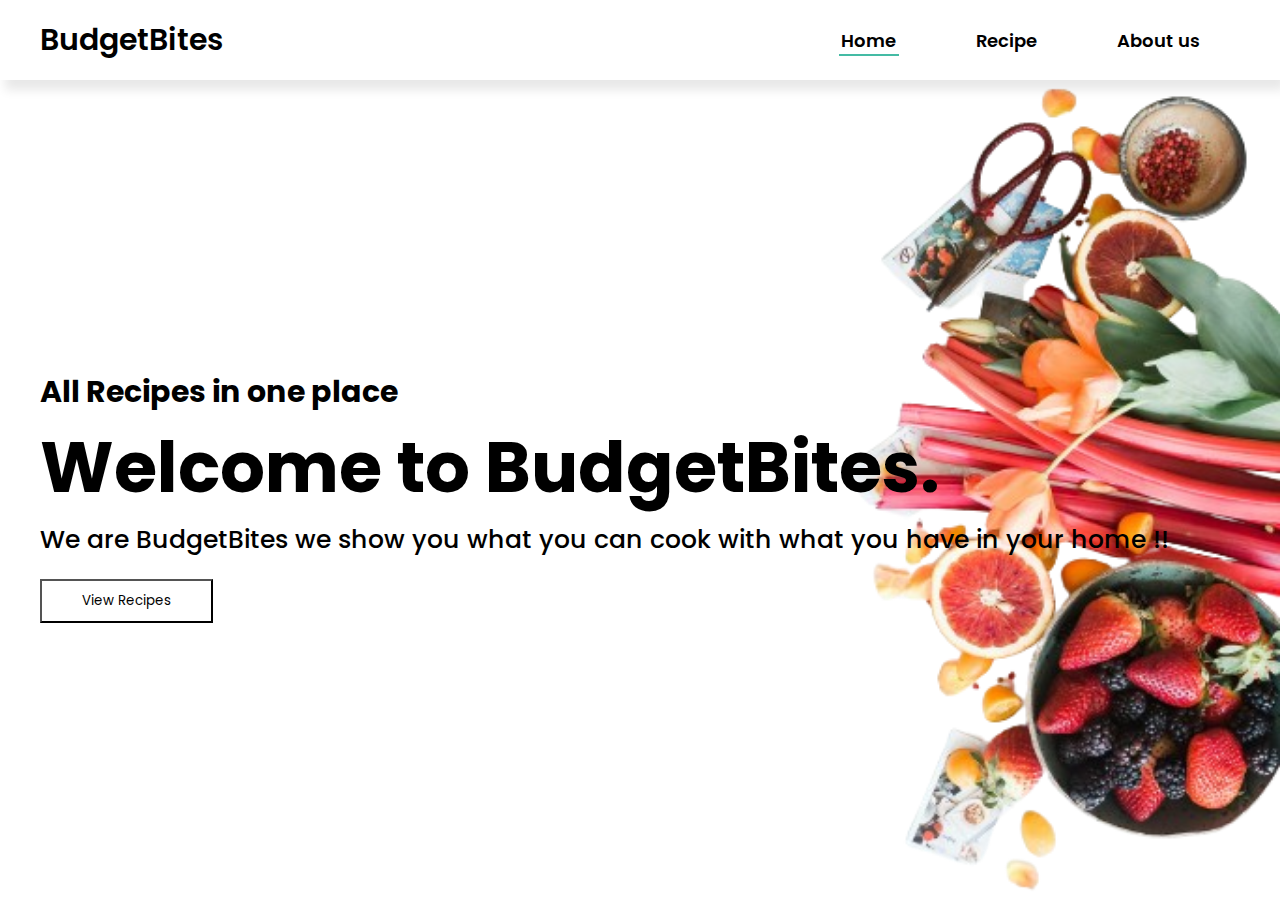
<file: budgetbites/index.html>
<!DOCTYPE html>
<html lang="en">
<head>
    <meta charset="UTF-8">
    <meta name="viewport" content="width=device-width, initial-scale=1.0">
    <title>Budget Bites</title>
    <link rel="stylesheet" href="styles.css">
    <link href='https://unpkg.com/boxicons@2.1.4/css/boxicons.min.css' rel='stylesheet'>

</head>
<body>
    <header id="header">
        <a href="index.html" class="logo">BudgetBites</a>
        <nav class="nav">
            <ul class="navmenu">
                <li><a href="#" class="active">Home</a></li>
                <li><a href="reciepe.html">Recipe </a></li>
                <li><a href="aboutus.html" >About us</a></li>
            </ul>
        </nav>
        <div class="mobile-view">
            <i class='bx bx-menu menu' id="menu"></i>
           
        </div>
    </header>
    <section id="hero">
        <div class="hero-text">
        <h5>All Recipes in one place</h5>
        <h2>Welcome to BudgetBites.</h2>

        <p>We are BudgetBites we show you what you can cook with what you have in your home !!
        </p>
        <button>View Recipes</button>
        
    </div>
    
    
    </section>


</body>
<script src="script.js"></script>
</html>
</file>
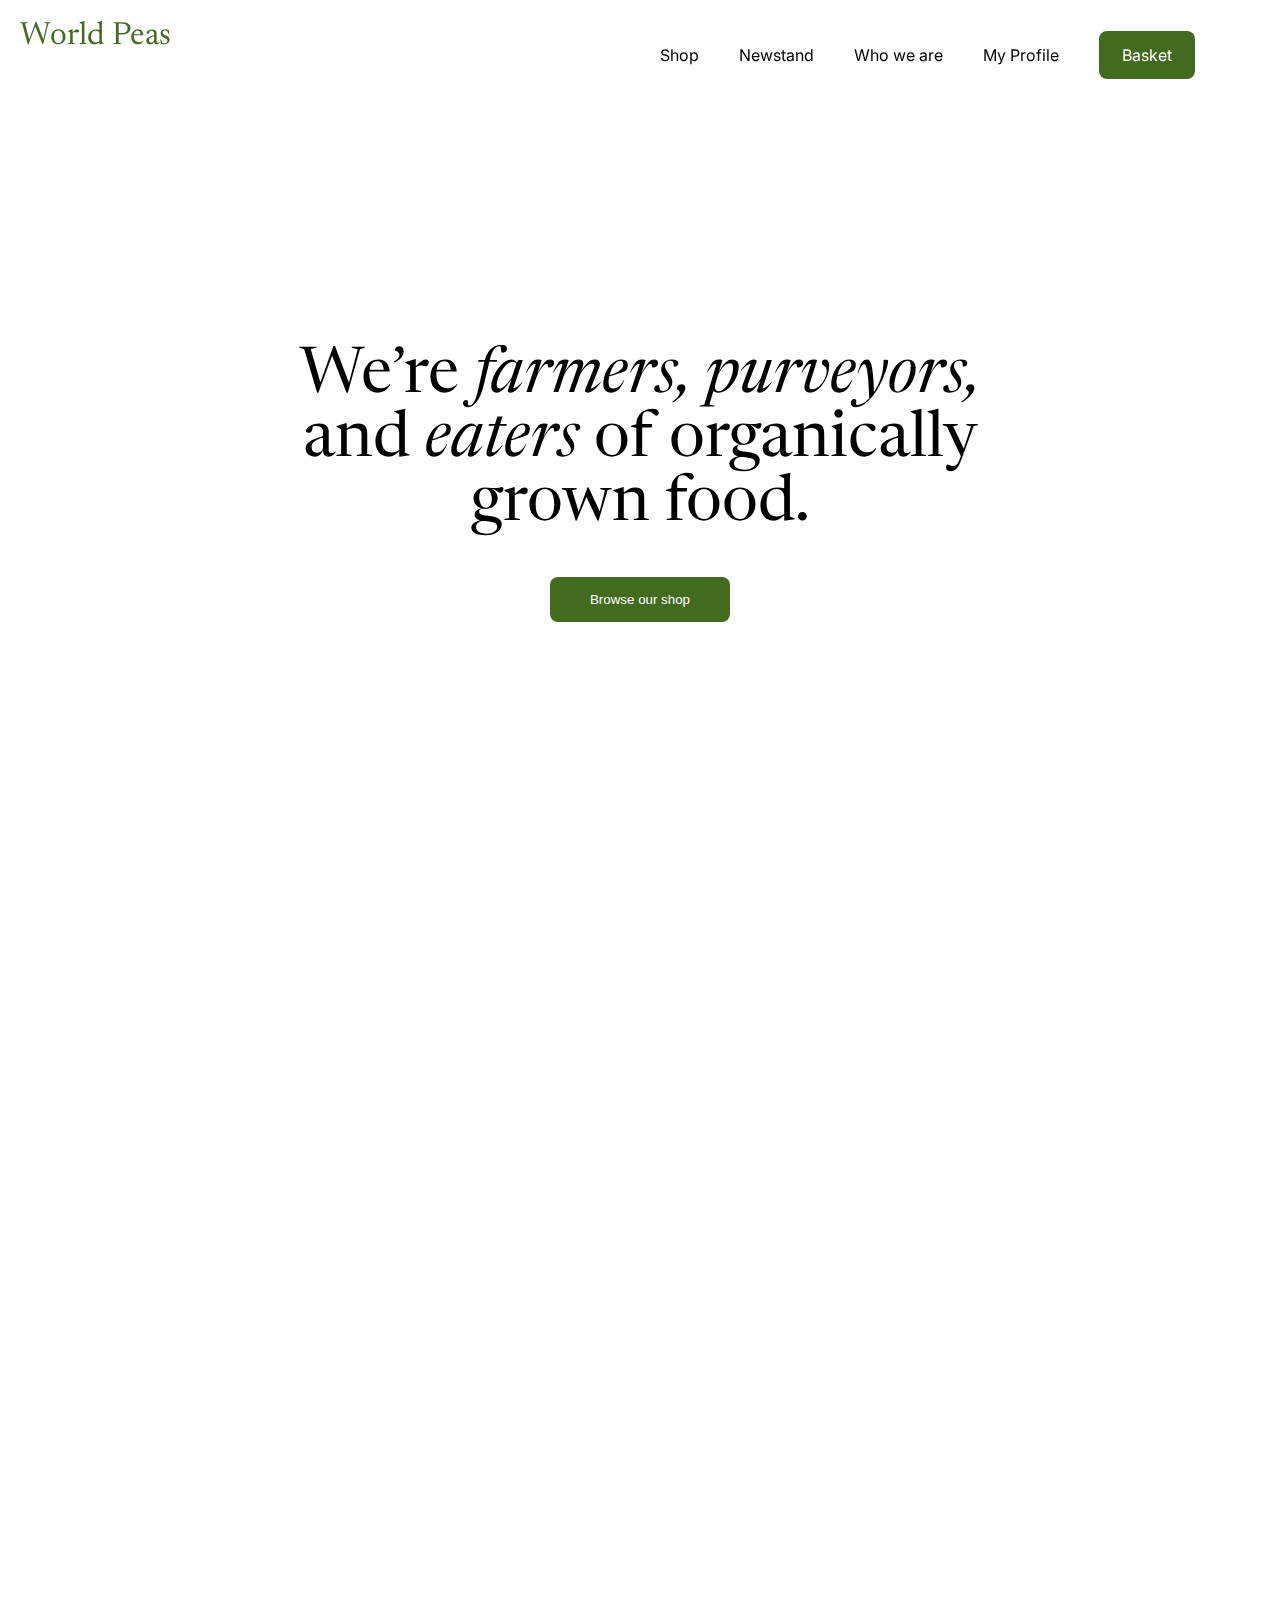
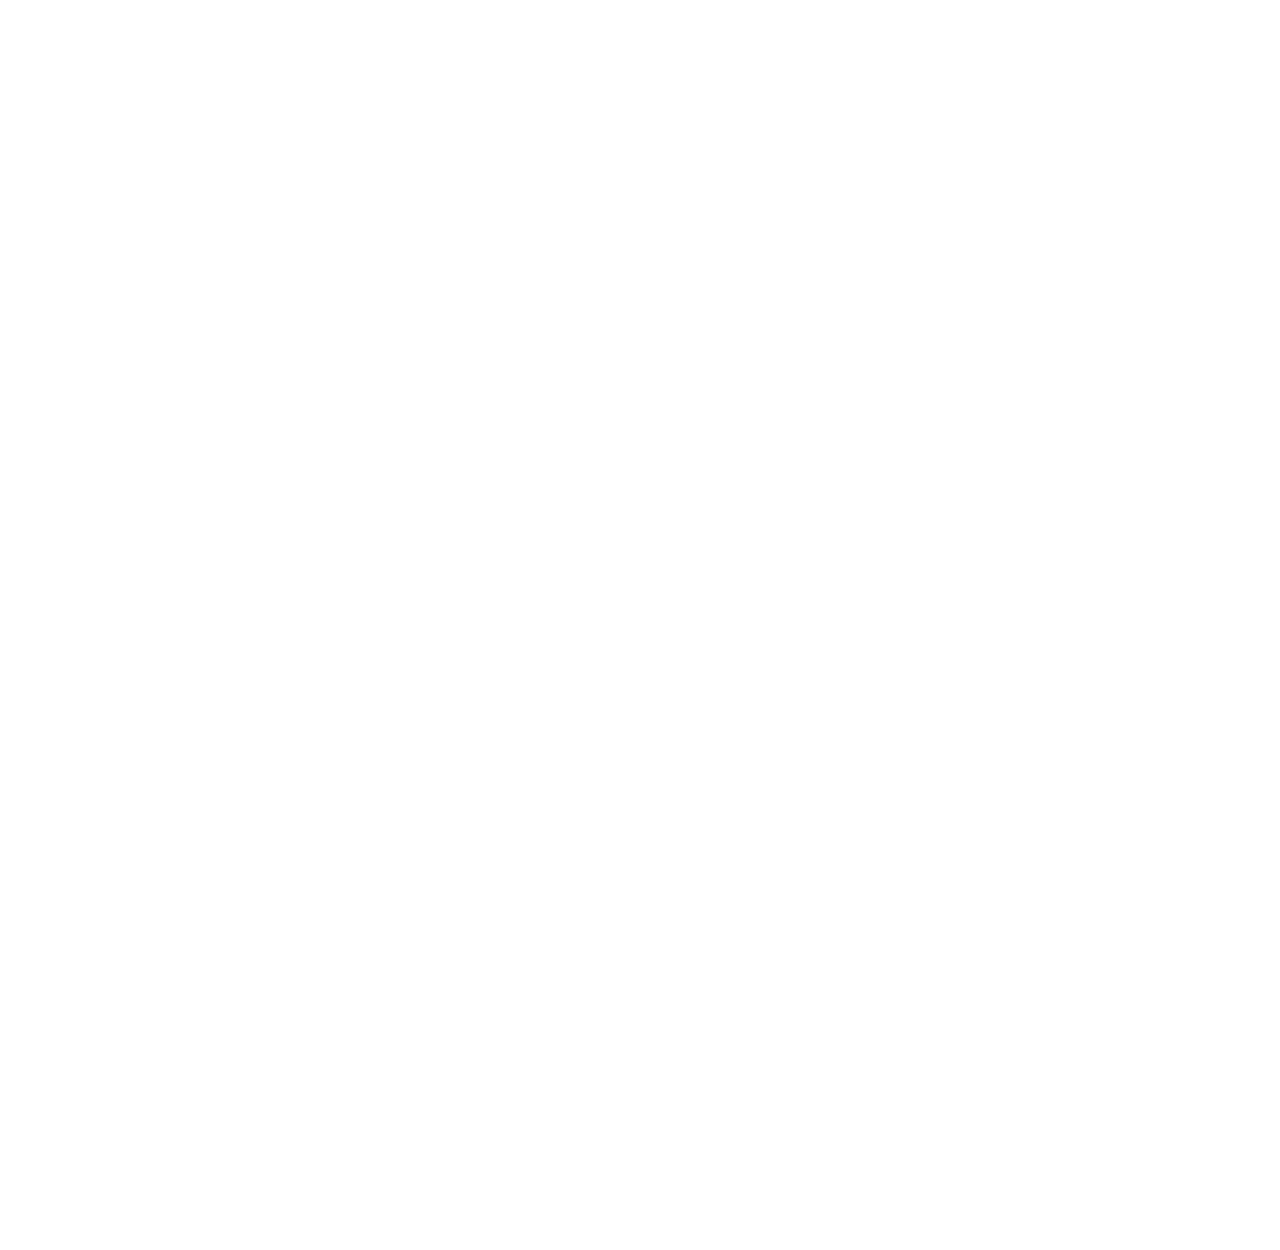
<file: world pea/index.html>
<!DOCTYPE html>
<html lang="en">
<head>
    <meta charset="UTF-8">
    <meta name="viewport" content="width=device-width, initial-scale=1.0">
    <title>Document</title>
    <link rel="stylesheet" href="style.css">
    <link href='https://unpkg.com/boxicons@2.1.4/css/boxicons.min.css' rel='stylesheet'>
</head>
<body>
    <header class="header">
        
        <div class="logo">
            World Peas
        </div>
        <div class="header-toggle">
            <i class='bx bx-menu menu-toggle ' id="header-toggle"></i>
        </div>
        <nav class="nav" id="nav-m">
            <div class="name" id="name">
                World Peas
            </div>
            <ul class="nav-menu">
                <li class="navlist"><a href="#" class="nav-link">Shop</a></li>
                <li class="navlist"><a href="#" class="nav-link">Newstand</a></li>
                <li class="navlist"><a href="#" class="nav-link">Who we are</a></li>
                <li class="navlist"><a href="#" class="nav-link">My Profile</a></li>
                <li class="navlist"><button class="nav-link cart-button">Basket</button></li>
            </ul>
        </nav>
    </header>
    <section class="front-main">
        <div class="cc">
        <div class="main-text-container">
        <div class="main-text">We’re <i>farmers, purveyors,</i> and <i>eaters</i> of organically grown food.</div>
            <div class="button">
                <button class="btn">Browse our shop</button>
            </div>
    </div>
</div>
    </section>
    <section class="images">
        <div class="container">
            <div class="item1">
                <img src="images/pexels-scott-webb-1048035.jpg" alt="" class="img1"height="300px" width="300px">
            </div>
            <div class="item2">
                <img src="images/pexels-any-lane-5945640.jpg" alt="" class="img2" height="300px" width="300px">
                <p class="description">
                    At  <b> World Peas </b>, we pride ourselves on delivering the freshest vegetables straight from the hands of farmers to your table.
                     Our commitment to quality means that each produce item is carefully selected to ensure the highest nutritional value and flavor.
                     With a dedication to supporting local farmers and promoting sustainable agriculture practices, we strive to cultivate a community 
                     that values wholesome, farm-fresh goodness. Join us in savoring the taste of nature's bounty with every bite of our vibrant and delicious vegetables.
                </p>
            </div>
        </div>
    </section>

    <section class="slidesr">
        
        <!-- Slider main container -->
        <div class="slider">
            <div class="slides">
                <img class="slide" src="images/pexels-cottonbro-studio-6969266.jpg" alt="Image #1">
                <img class="slide" src="images/pexels-pixabay-255469.jpg" alt="Image #2">
                <img class="slide" src="images/pexels-polina-kovaleva-7511801.jpg" alt="Image #3">
                <img class="slide" src="images/pexels-rauf-allahverdiyev-1367242.jpg" alt="Image #3">
            </div>
            
        </div>
    </section>
  
    <section class="newsletter">
        <div class="content">
        <h1>Subscribe to our newsletter!</h1>
       <div class="news-letter-form">
        <input type="email" placeholder="youremail@gmail.com" autocomplete="off" class="inputt">
        <button class="inputtt">Register</button>
    </div>
</div>
    </section>
</body>
<script src="main.js"></script>

</html>
</file>
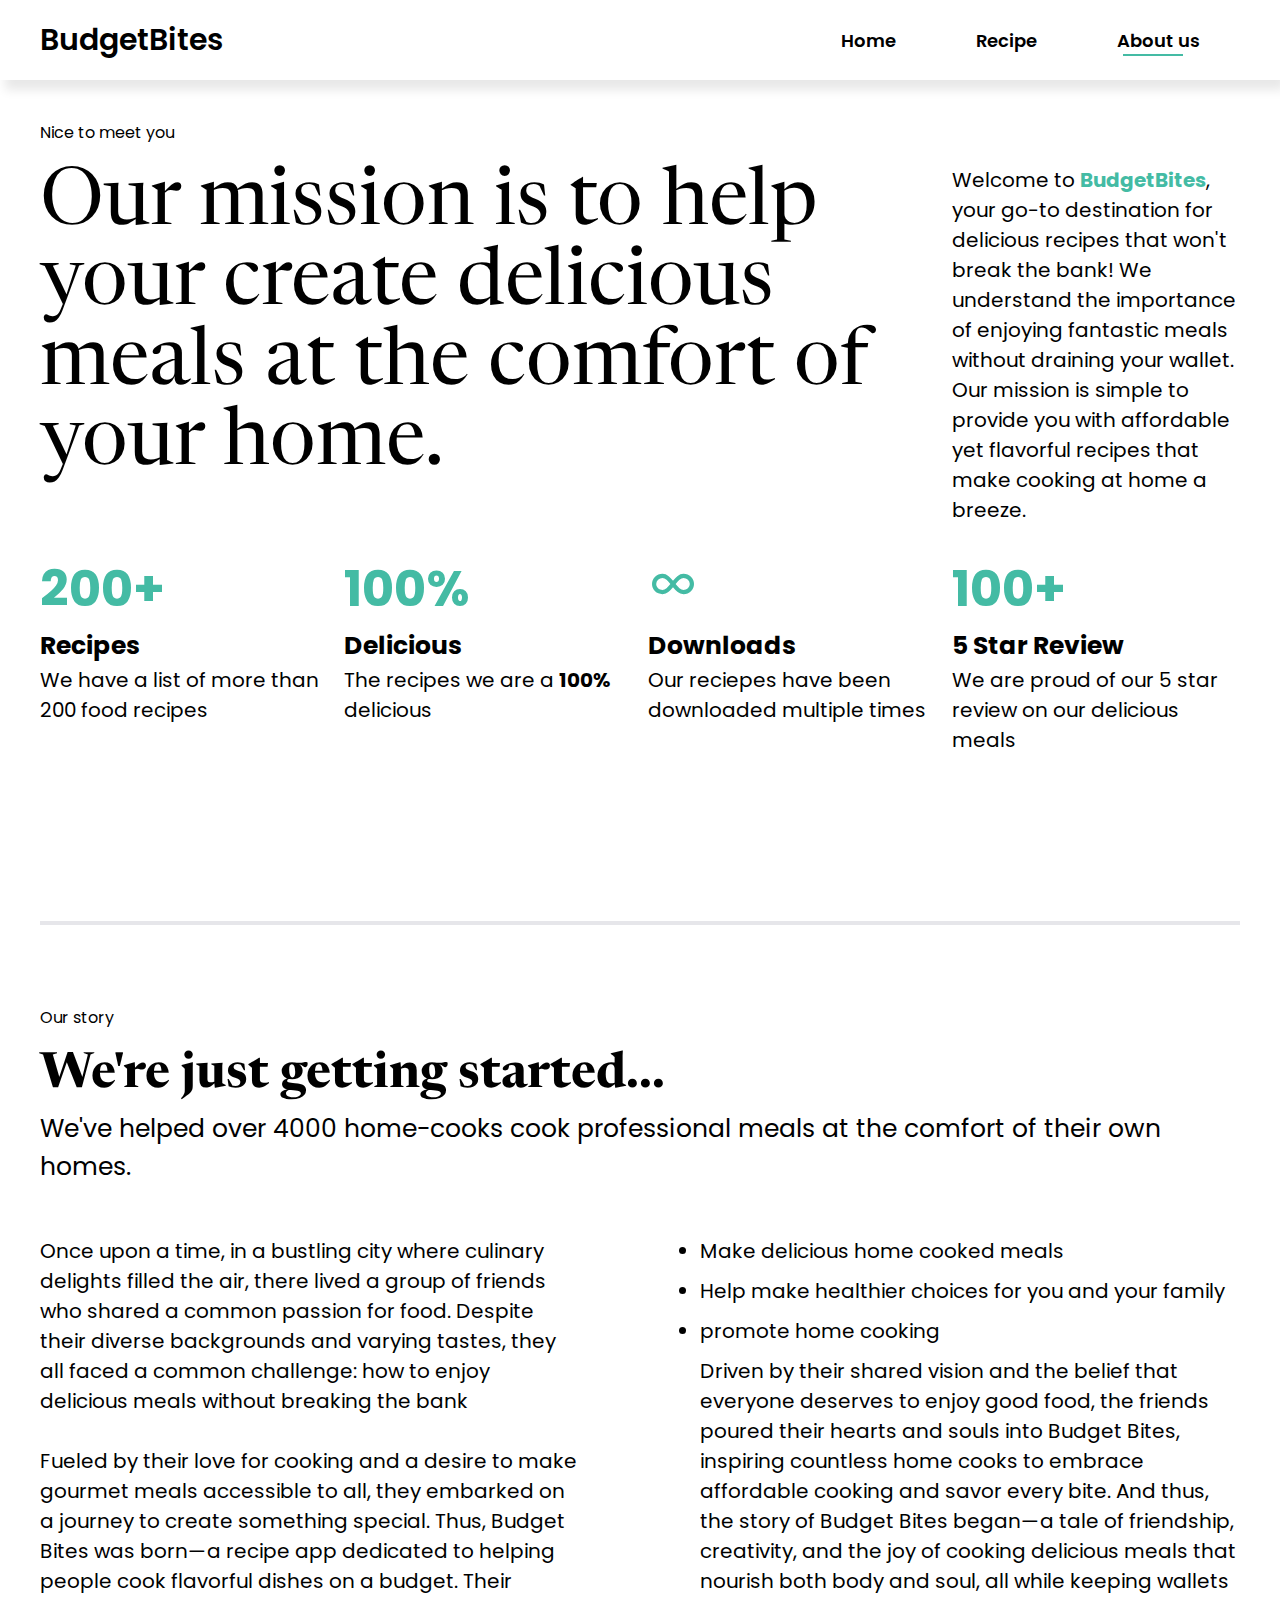
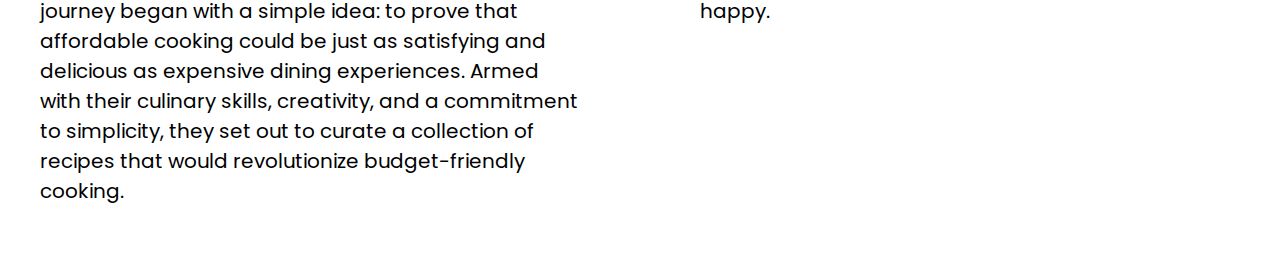
<file: budgetbites/aboutus.html>
<!DOCTYPE html>
<html lang="en">
<head>
    <meta charset="UTF-8">
    <meta name="viewport" content="width=device-width, initial-scale=1.0">
    <title>Budget Bites</title>
    <link rel="stylesheet" href="styles.css">
    <link href='https://unpkg.com/boxicons@2.1.4/css/boxicons.min.css' rel='stylesheet'>
</head>
<body>
    <header id="header">
        <a href="index.html" class="logo">BudgetBites</a>
        <nav class="nav">
            <ul class="navmenu">
                <li><a href="index.html" >Home</a></li>
                <li><a href="#">Recipe </a></li>
                <li><a href="#" class="active">About us</a></li>
            </ul>
        </nav>
        <div class="mobile-view">
            <i class='bx bx-menu menu' id="menu"></i>
           
        </div>
    </header>
    <section id="aboutus">
        <span>Nice to meet you</span>
        <div class="grid-table">
            <div class="gridcol1">
                <p>Our mission is to help your create delicious meals at the comfort of your home.</p>
            </div>
            <div class="col">
                <p>Welcome to <b>BudgetBites</b>, your go-to destination for delicious recipes that won't break the bank!
                     We understand the importance of enjoying fantastic meals without draining your wallet. Our mission is 
                     simple to provide you with affordable yet flavorful recipes that make cooking at home a breeze.</p>
            </div>
            <div class="col">
                <h2>200+</h2>
                <span><strong>recipes</strong> </span>
                <p>We have a list of more than 200 food recipes</p>
            </div>
            <div class="col">
                <h2>100%</h2>
                <span> <strong> delicious</strong></span>
                <p>The recipes we are a <strong>100% </strong> delicious</p>
            </div>
            <div class="col">
                <h2><i class='bx bx-infinite'></i></h2>
                <span><strong> downloads</strong></span>
                <p>Our reciepes have been downloaded multiple times</p>
            </div>
            <div class="col">
                <h2>100+</h2>
                <span><strong> 5 star review</strong></span>
                <p>We are proud of our 5 star review on our delicious meals</p>
            </div>
        </div>
    </section>
    <section id="story">
        <span>Our story</span>
        <h2>We're just getting started...</h2>
        <p class="data">We've helped over 4000 home-cooks cook professional meals at the comfort of their own homes.</p>
    <div class="group">
        <div class="column">
        <p>
Once upon a time, in a bustling city where culinary delights filled the air, there lived a group of friends 
who shared a common passion for food. Despite their diverse backgrounds and varying tastes, they all faced a
 common challenge: how to enjoy delicious meals without breaking the bank <br><br>
Fueled by their love for cooking and a desire to make gourmet meals accessible to all, they embarked on a journey
 to create something special. Thus, Budget Bites was born—a recipe app dedicated to helping people cook flavorful 
 dishes on a budget. 
Their journey began with a simple idea: to prove that affordable cooking could be just as satisfying and delicious 
as expensive dining experiences. Armed with their culinary skills, creativity, and a commitment to simplicity, they 
set out to curate a collection of recipes that would revolutionize budget-friendly cooking. 
</p></div>
    <div class="column">
        <ul>
            <li>Make delicious home cooked meals</li>
            <li>Help make healthier choices for you and your family</li>
            <li>promote home cooking</li>
        </ul>
        <p>
            Driven by their shared vision and the belief that everyone deserves to enjoy good food, the friends poured
             their hearts and souls into Budget Bites, inspiring countless home cooks to embrace affordable cooking and
             savor every bite.  And thus, the story of Budget Bites began—a tale of friendship, creativity, and the
             joy of cooking delicious meals that nourish both body and soul, all while keeping wallets happy.
        </p>
    </div>
</div>
    </section>
    <script src="script.js"></script>
</body>
</html>
</file>
<file: budgetbites/styles.css>
@import url('https://fonts.googleapis.com/css2?family=Poppins:ital,wght@0,100;0,200;0,300;0,400;0,500;0,600;0,700;0,800;0,900;1,100;1,200;1,300;1,400;1,500;1,600;1,700;1,800;1,900&display=swap');
@import url('https://fonts.googleapis.com/css2?family=Newsreader:ital,opsz,wght@0,6..72,200..800;1,6..72,200..800&display=swap');
*{
    margin: 0;
    padding: 0;
    box-sizing: border-box;
    font-family: poppins;
  /*    */
}

/* header section */

header{
    position: relative;
    padding: 40px;
    width: 100%;
    height:  6.688963210702341vh;
    box-shadow: 5px 10px 10px rgba(0, 0, 0, 0.096);
    display: flex;
    justify-content: space-between;
    align-items: center;
    
    z-index: 1;
    
}
header .logo{
    font-size: 30px;
    
  font-weight: 600;
    
}


header .navmenu{
    font-weight: 600;
    font-size: 18px;
    display: flex;
    align-items: center;
    justify-content: flex-end;
    
}
header .navmenu li {
    list-style: none;
    padding: 0 40px;
    position: relative;
    
    }
.mobile-view {
        display: none;
    }
.mobile-view i{
        font-size: 25px;
        position: absolute;
        top:35%;
        right: 30px;
}
.mobile-view i .menu{
        opacity: 1;
    }
.mobile-view i .bxx{
        opacity: 0;
    }
a{
    text-decoration: none;
    color: black;
    transition: 0.2s;
}
.navmenu li a.active::after{
    content: "";
    background-color: #44BBA4;
    height: 2px;
    width: 60px;
    position: absolute;
    top: 100%;
    left: 28%;
   
}
.navmenu li a:hover{
    color: #44BBA4;
}
/* section hero */
#hero{
    width: 100%;
    height: 92.5vh;
    display: flex;
    align-items: center;
    justify-content: flex-start;
    padding: 40px;
    position: relative;
    background-image: url(img/brooke-lark-08bOYnH_r_E-unsplash-removebg-preview.png);
    background-repeat: no-repeat;
    background-size: contain;
    background-position: right;
   
    
    
}
#hero .hero-text{
    background-color: transparent;
}
#hero .hero-text h2{
    font-size: 70px;
}
#hero .hero-text h5{
    font-size: 30px;
}
#hero .hero-text p{
    font-size: 25px;
    font-weight: 500;
}
#hero button{
    padding: 10px 40px;
    margin-top: 20px;
     background-color: #fff;;
}
#hero button:hover{
  
    background-color: #44bba4;;
    box-shadow: 0px 5px 10px rgba(0, 0, 0, 0.267);
}


/* about us section */
#aboutus{
    width: 100%;
    height: auto;
    padding: 40px;
}
.grid-table{
    margin-top: 20px;
    height: 100%;
    width: 100%;
    display: grid;
    grid-template-columns: repeat(4,1fr);
    grid-template-rows: repeat(2,1fr);
    border-bottom: 4px solid #E6E6EA;
    gap: 1rem;

}
.gridcol1{
    grid-column-start: 1;
    grid-column-end: 4;
    
    
}

.grid-table span
{
    display: block;
    font-size: 25px;
    text-transform: capitalize;
}
.grid-table .col h2{
    font-size: 50px;
    color: #44bba4;
}
.grid-table .col{
    margin-bottom: 10px;
}
.grid-table p{
    font-size: 20px;
}
.gridcol1 p{
    font-family: "Newsreader", serif;
    font-size: 80px;
}

#story{
    padding: 40px;
    height: auto;
    width: 100%;
    
}
b{
    color: #44bba4;
}
#story h2{
    font-family: "Newsreader", serif;
    font-size: 50px;
    margin-bottom: 10px;
}
#story .group{
    display: flex;
    justify-content: space-between;
    flex-wrap: wrap;
}
#story .group .column{
   width: 45%;
   gap: 2rem;
}
#story .group .column p,
#story .group .column li{
font-size: 20px;
margin-bottom: 10px;
}
#story span{
    display: block;
    margin-bottom: 20px;
}
#story .data{
    margin-bottom: 10px;
    font-size: 25px;
    margin-bottom: 50px;
}

/* recipes section */
#recipes{
    padding: 40px;
    width: 100%;
    height: auto;
}
#recipes .search{
    width: 100%;
}
#recipes .search input{
    width: 80%;
    padding: 15px;
}
#recipes .search button {
    width: 19%;
    padding: 15px;
    background-color: #fff;
    border: 1px solid black;
    cursor: pointer;
}
#recipes .search button:hover{
    background-color: #44BBA4;
}
.meal-list{
    display: flex;
    flex-wrap: wrap;
    justify-content: center;
    gap: 20px;
    margin: 20px;
}

.meal-item {
    flex-basis: calc(25% - 20px);
    max-width: calc(25% - 20px);
    margin: 10px;
    padding: 20px 20px 10px;
    box-shadow: 0 8px 24px rgba(149, 157, 165, 0.2);
    border-radius: 10px;
    cursor: pointer;
    transition: all 0.3s ease;
}

.meal-item:hover{
    transform: scale(1.05);
}

.meal-item img{
    width: 100%;
    max-height: 250px;
    object-fit: cover;
    border-radius: 10px;
}

.meal-item h3{
    text-align: center;
    margin: 10px 0;
    font-size: 17px;
    font-weight: 600;
}

.modal-container{
    display: none;
    position: fixed;
    top: 50%;
    left: 50%;
    transform: translate(-50%, -50%);
    background-color: #fff;
    padding: 20px;
    box-shadow: 0 0 10px rgba(0, 0, 0, 0.3);
    z-index: 1000;
    max-width: 90%;
    overflow: auto;
    border-radius: 10px;
}

.modal-container .close-button{
    font-size: 42px;
    background: none;
    border: none;
    cursor: pointer;
    color: #333;
    width: 100%;
    text-align: right;
    margin-bottom: 16px;
    transition: all 0.3s ease;
}

.modal-container .close-button:hover{
    color: #ff5722;
}

.meal-details-content{
    overflow-y: auto;
    max-height: 70vh;
}

.recipe-title{
    font-size: 22px;
    font-weight: 600;
    text-align: center;
    margin-bottom: 5px;
}

.recipe-category{
    font-size: 18px;
    font-weight: 600;
    text-align: center;
    margin-bottom: 10px;
}

.recipe-instruct h3{
    font-size: 18px;
    font-weight: 600;
    margin-top: 10px;
}

.recipe-instruct p{
    font-size: 16px;
    margin-bottom: 10px;
    text-align: justify;
    padding: 18px;
}

.recipe-img img{
    max-width: 50%;
    display: block;
    margin: 0 auto 40px;
    border-radius: 10px;
    border: 1px solid #ccc;
    box-shadow: rgba(100, 100, 111, 0.2) 0 7px 29px 0;
}

.recipe-video{
    text-align: center;
    margin-top: 10px;
}

.recipe-video a{
    padding: 10px 20px;
    background-color: #ff5722;
    border: none;
    color: #fff;
    text-decoration: none;
    font-weight: 600;
    font-size: 16px;
    cursor: pointer;
    border-radius: 10px;
    transition: all 0.3s ease;
}

.recipe-video a:hover{
    background-color: #e64a19;
}
@media (max-width: 800px) {
  
   #hero
   {
    height: 100vh;
    width: 100%;
    position: relative;
   }
   .mobile-view{
    display: block;
    transition: 0.5s;
   }
    header .navmenu{
    display: flex;
    flex-direction: column;
    position: absolute;
    top: 0%;
    left: -100%;
    padding-top: 80px;
    align-items: center;
    justify-content: start;
    background-color: white;
    height: 100vh;
    width: 50% ;
    transition: 0.3s;
    
   }
   
   .navmenu li{
    margin-bottom: 30px;

   }   
   .navmenu.show{
    left: 0;
   }
   .grid-table{
    grid-template-columns: repeat(1,1fr);
    grid-template-rows: repeat(1,1fr);
   }
   .col{
    grid-column-start: 1;
    grid-column-end: 4;
   }
   .column{
    width: 100%;
   }
   /* reciepe */
   .meal-item{
    flex-basis: calc(50% - 20px);
    max-width: calc(50% - 20px);
    margin: 0;
}

.search input{
    width: 80%;
}

.search button{
    width: 20%;
}
  
   


}
@media (max-width: 600px) {
    #hero
   {
    height: 100vh;
    width: 100%;
    position: relative;
   }
    #hero .hero-text h2{
        font-size: 30px;
    }
    #hero .hero-text h5{
        font-size: 16px;
    }
    #hero .hero-text p{
        font-size: 14px;
       
    }
    .gridcol1 p{
        font-size: 50px;
    }
    
    .column{
        width: 100%;
       }
       .meal-item{
        flex-basis: calc(100% - 20px);
        max-width: calc(100% - 20px);
    }
}
</file>
<file: world pea/style.css>
@import url('https://fonts.googleapis.com/css2?family=Inter:wght@100..900&family=Newsreader:ital,opsz,wght@0,6..72,200..800;1,6..72,200..800&display=swap');
:root{
    --button-font-family: "Inter", sans-serif;
    --main-font-family: "Newsreader", serif;
    --logo-font-size: 32px;
    --button-font-siyze: 16px;
    --button-color: #426B1F;
    --main-text: 64px;
    --p-size:20px;
    --bold: 500;
    --header-height: 110px
}
*{
    box-sizing: border-box;
    padding: 0;
    margin: 0;
    overflow-x: hidden;
    
}
.header{
height: var(--header-height);
width: 100%;
padding: 20px;
/* display: flex;
justify-content:space-between;
align-items: center */;
display: grid;
grid-template-columns: repeat(2,1fr);
grid-auto-flow: column;
z-index: 1000;
position: fixed;
top: 0;
left: 0;
overflow: hidden;


}
.header-toggle{
    display: none;
}
.name{
    display: none;
}
body{
    height: 100vh;
    width: 100%;
}
.logo{
    font-family: var(--main-font-family);
    color: var(--button-color);
    font-size: var(--logo-font-size);
}
ul li{
    list-style: none;
}
a{
    text-decoration: none;
    color: black;
}
nav{
   
width: 100%;
display: flex;
justify-content: space-between;
align-items: center;
}
.nav-menu{
    width: 100%;
    display: flex;
    align-items: center;
}
.navlist{
    margin: 0 20px;
}
.nav-link{
    font-family: var(--button-font-family);
    font-size: var(--button-font-siyze);
}
.nav-link:hover{
    color: #426B1F;
}
.cart-button{
    padding: 14px 23px;
    border: none;
    background-color: var(--button-color);
    color: white;
    border-radius: 8px;
    cursor: pointer;
}
.cart-button:hover
{
    color: white;
}
.front-main{
    height: 100vh;
    overflow-x: hidden;
    position: relative;
    margin: 30px;
}
.cc{
    width: 60%;
    text-align: center;
    position: absolute;
    top: 35%;
    left: 20%;
    overflow: hidden;
    
}

.main-text{
    font-family: var(--main-font-family);
    font-size: var(--main-text);
}
.btn{
    margin-top:40px;
    padding: 15px 40px;
    background-color: var(--button-color);
    color: white;
    border: none;
    border-radius: 8px;
}
.images
{
    height: 100vh;
    
    position: relative;
    margin: 30px;
}

.container{
    display: grid;
    gap: 10px;

    grid-template-columns: repeat(3,1fr);
}
.item2{
    grid-column-start: 2;
    grid-column-end: 4;
   
    
}
.item1 img{
    width: 100%;
    height: 90%;
    object-fit: cover;
}
.item2  img{
    width: 100%;
    height: 80%;
    object-fit: cover;
}
.description{
    font-family: var(--button-font-family);
    font-size: 1rem;
}

/* slider */
.slidesr{
   
    height: 50vh;
    width: 100%;

    overflow-y: hidden;
    
   
}

.slider{
    position: relative;
    width: 100%;
    
    
}
.slider img{
    height: 100%;
    width: 100%;
    display: none;
    background-size: contain;
  
    
}
img.displaySlide{
    

    display: block;
    transition: 0.5s ease;
    
   
}



.newsletter{
    width: 100%;
    height: 50vh;
    margin: 30px;
    overflow-x: hidden;  
}

.content{
    display: flex;
    justify-content: center;
    align-items: center;
    text-align: center;
    flex-direction: column;
    overflow: hidden;
   width: 100%;
   height: 100%;
}
.content h1 {
    font-size: 45px;
    font-family: var(--main-font-family);
    margin: 10px 0;
}
.inputt{
    margin: 20px 0;
    width: 50%;
    padding: 20px;
}
.news-letter-form{
    display: flex;
    width: 60%;
    justify-content: center;
}
.inputtt{
    margin: 20px 0;
    border: none;
    background-color: var(--button-color);
    color: white;
    border-radius: 0 8px 8px 0;
    cursor: pointer;
    width: 20%;
}

@media screen and (max-width:1000px) {
    .logo{
        font-size: 24px;
    }
    .nav{
        position: fixed;
        top: 0;
        left: -100%;
        height: 100vh;
        width: 50%;
        background-color: var(--button-color);
        z-index: 100;
        transition: .5s;
        overflow-y: auto;

    }
    .nav-menu{
        position: absolute;
        top: 15%;
        flex-direction: column;
        justify-content: space-between;
        align-items: start;
        
        margin: 30px;
       
}
.navlist{
    margin: 2rem 0;
    
}
.block{
    
    display: block;
    
}
.name{
   
    position: fixed;
    color: white;
    top: 10%;
    left: 10%;
    font-size: 30px;
    font-family: var(--main-font-family);
}
.cart-button{
    background-color: transparent;
    color: black;
    padding: 0;
}
.nav-link{
    font-size: 20px;
}
.nav-link:hover{
    color: white;
}
.header-toggle{
    display: block;
}

.menu-toggle{
    position: fixed;;
    color: black;
    top: 20px;
    right: 20px;
    font-size: 30px;
}
.show{
    left: 0;
}
.newsletter h1{
    font-size: 30px;
}
.news-letter-form{
    padding: 10px;
}
.item2 .description{
    font-size: 12px;
}
.main-text{
    font-size: 30px;
}
.item1{
    overflow-y: hidden;
}
.item2{
    overflow-y: hidden;
}
.item1 img{
    
    width: 100%;
    height: 100%;
    object-fit: cover;
}
.item2 img{
    height: 50%;
}

}
</file>
